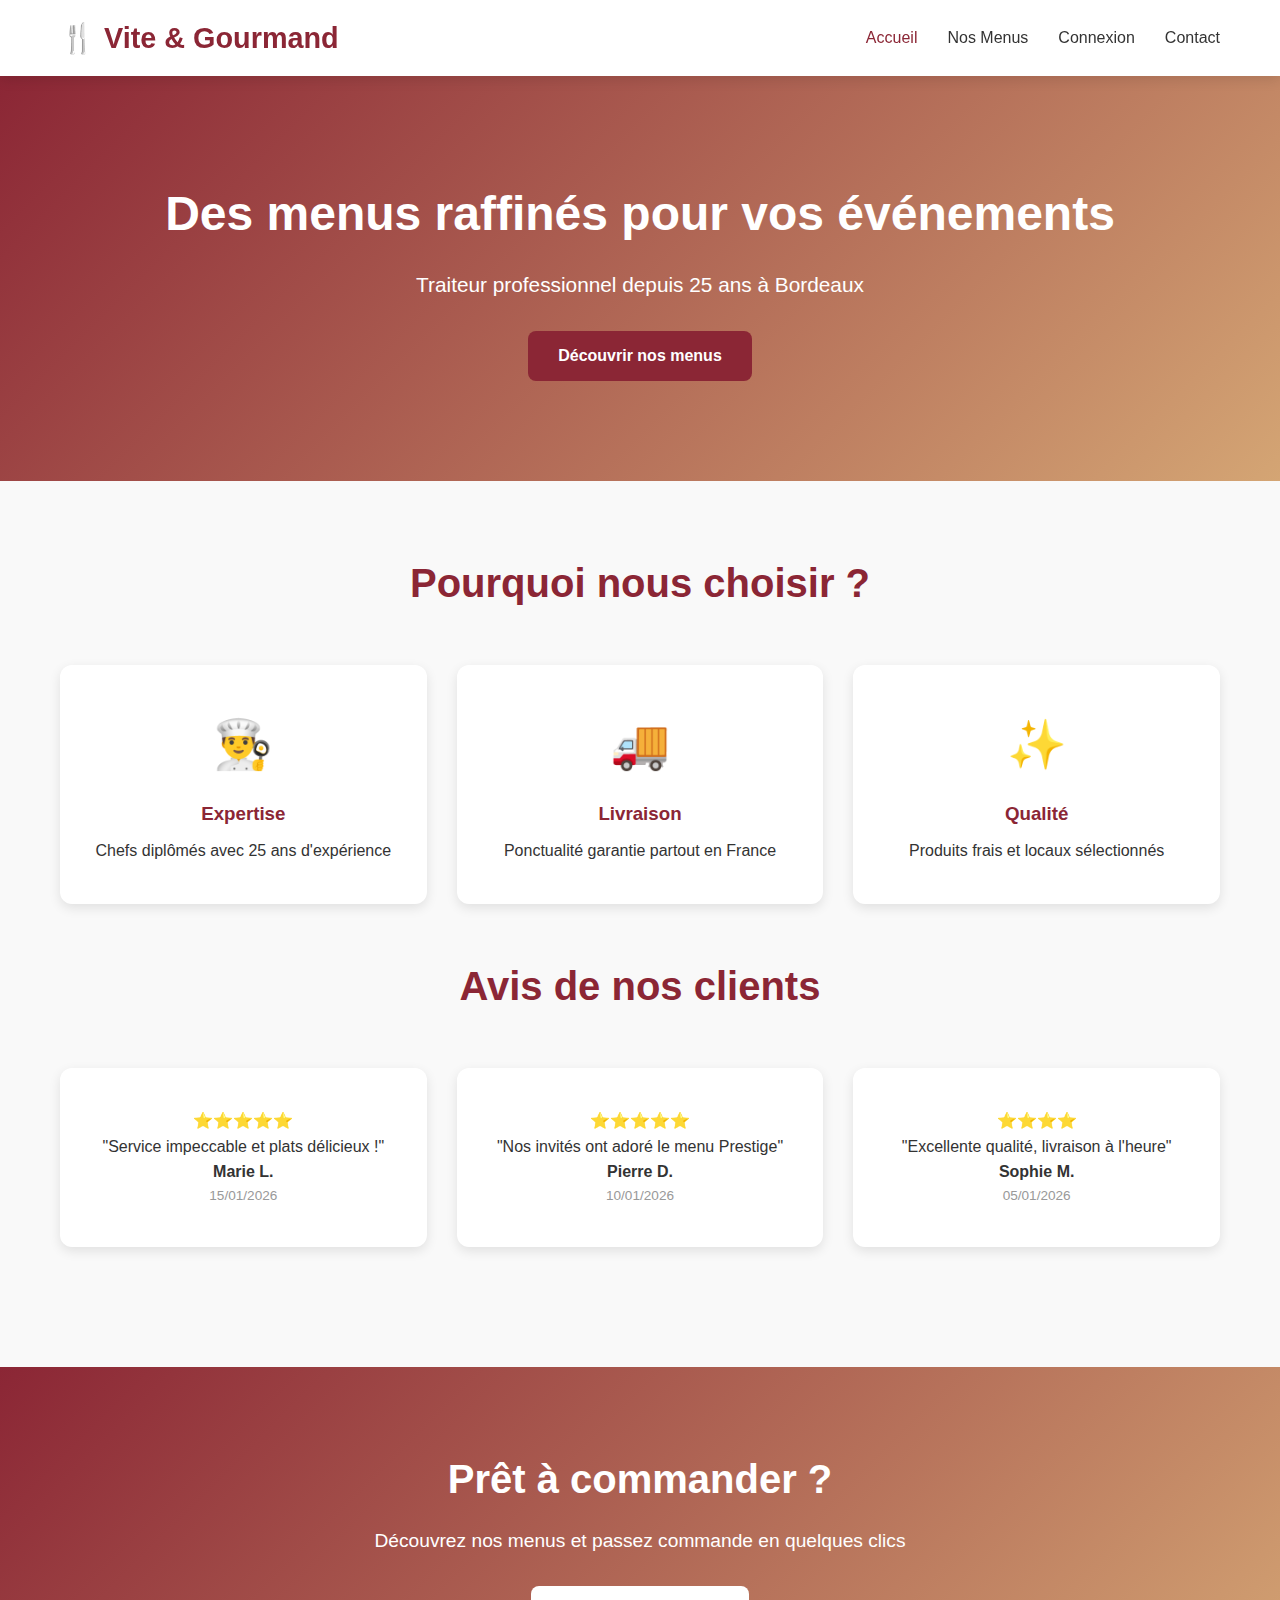
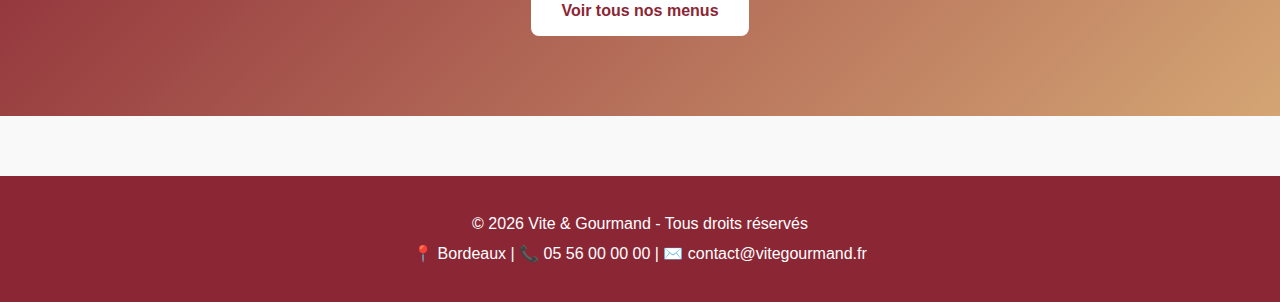
<file: public/index.html>
<!DOCTYPE html>
<html lang="fr">
<head>
    <meta charset="UTF-8">
    <meta name="viewport" content="width=device-width, initial-scale=1.0">
    <title>Vite & Gourmand - Traiteur Professionnel</title>
    <link rel="stylesheet" href="style.css">
</head>
<body>
    <!-- Header avec Navigation -->
    <header>
        <nav class="navbar">
            <div class="logo">
                <h1>🍴 Vite & Gourmand</h1>
            </div>
            <ul id="menuLiens">
                <li><a href="index.html" class="actif">Accueil</a></li>
                <li><a href="nos-menus.html">Nos Menus</a></li>
                <li><a href="login.html">Connexion</a></li>
                <li><a href="contact.html">Contact</a></li>
            </ul>
            <div class="hamburger" onclick="toggleMenu()">
                <span></span>
                <span></span>
                <span></span>
            </div>
        </nav>
    </header>

    <!-- Hero Section -->
    <section class="hero">
        <div class="hero-content">
            <h2>Des menus raffinés pour vos événements</h2>
            <p>Traiteur professionnel depuis 25 ans à Bordeaux</p>
            <a href="nos-menus.html" class="btn btn-principal">Découvrir nos menus</a>
        </div>
    </section>

    <!-- Avantages -->
    <div class="container">
        <h2 class="titre-section">Pourquoi nous choisir ?</h2>
        <div class="avantages">
            <div class="carte-avantage">
                <div class="icone">👨‍🍳</div>
                <h3>Expertise</h3>
                <p>Chefs diplômés avec 25 ans d'expérience</p>
            </div>
            <div class="carte-avantage">
                <div class="icone">🚚</div>
                <h3>Livraison</h3>
                <p>Ponctualité garantie partout en France</p>
            </div>
            <div class="carte-avantage">
                <div class="icone">✨</div>
                <h3>Qualité</h3>
                <p>Produits frais et locaux sélectionnés</p>
            </div>
        </div>

        <!-- Avis Clients -->
        <h2 class="titre-section">Avis de nos clients</h2>
        <div id="avisClients" class="avantages"></div>
    </div>

    <!-- CTA -->
    <section class="cta-section">
        <h2>Prêt à commander ?</h2>
        <p>Découvrez nos menus et passez commande en quelques clics</p>
        <a href="nos-menus.html" class="btn">Voir tous nos menus</a>
    </section>

    <!-- Footer -->
    <footer>
        <p>&copy; 2026 Vite & Gourmand - Tous droits réservés</p>
        <p>📍 Bordeaux | 📞 05 56 00 00 00 | ✉️ contact@vitegourmand.fr</p>
    </footer>

    <script src="donnees.js"></script>
    <script src="script.js"></script>
</body>
</html>
</file>
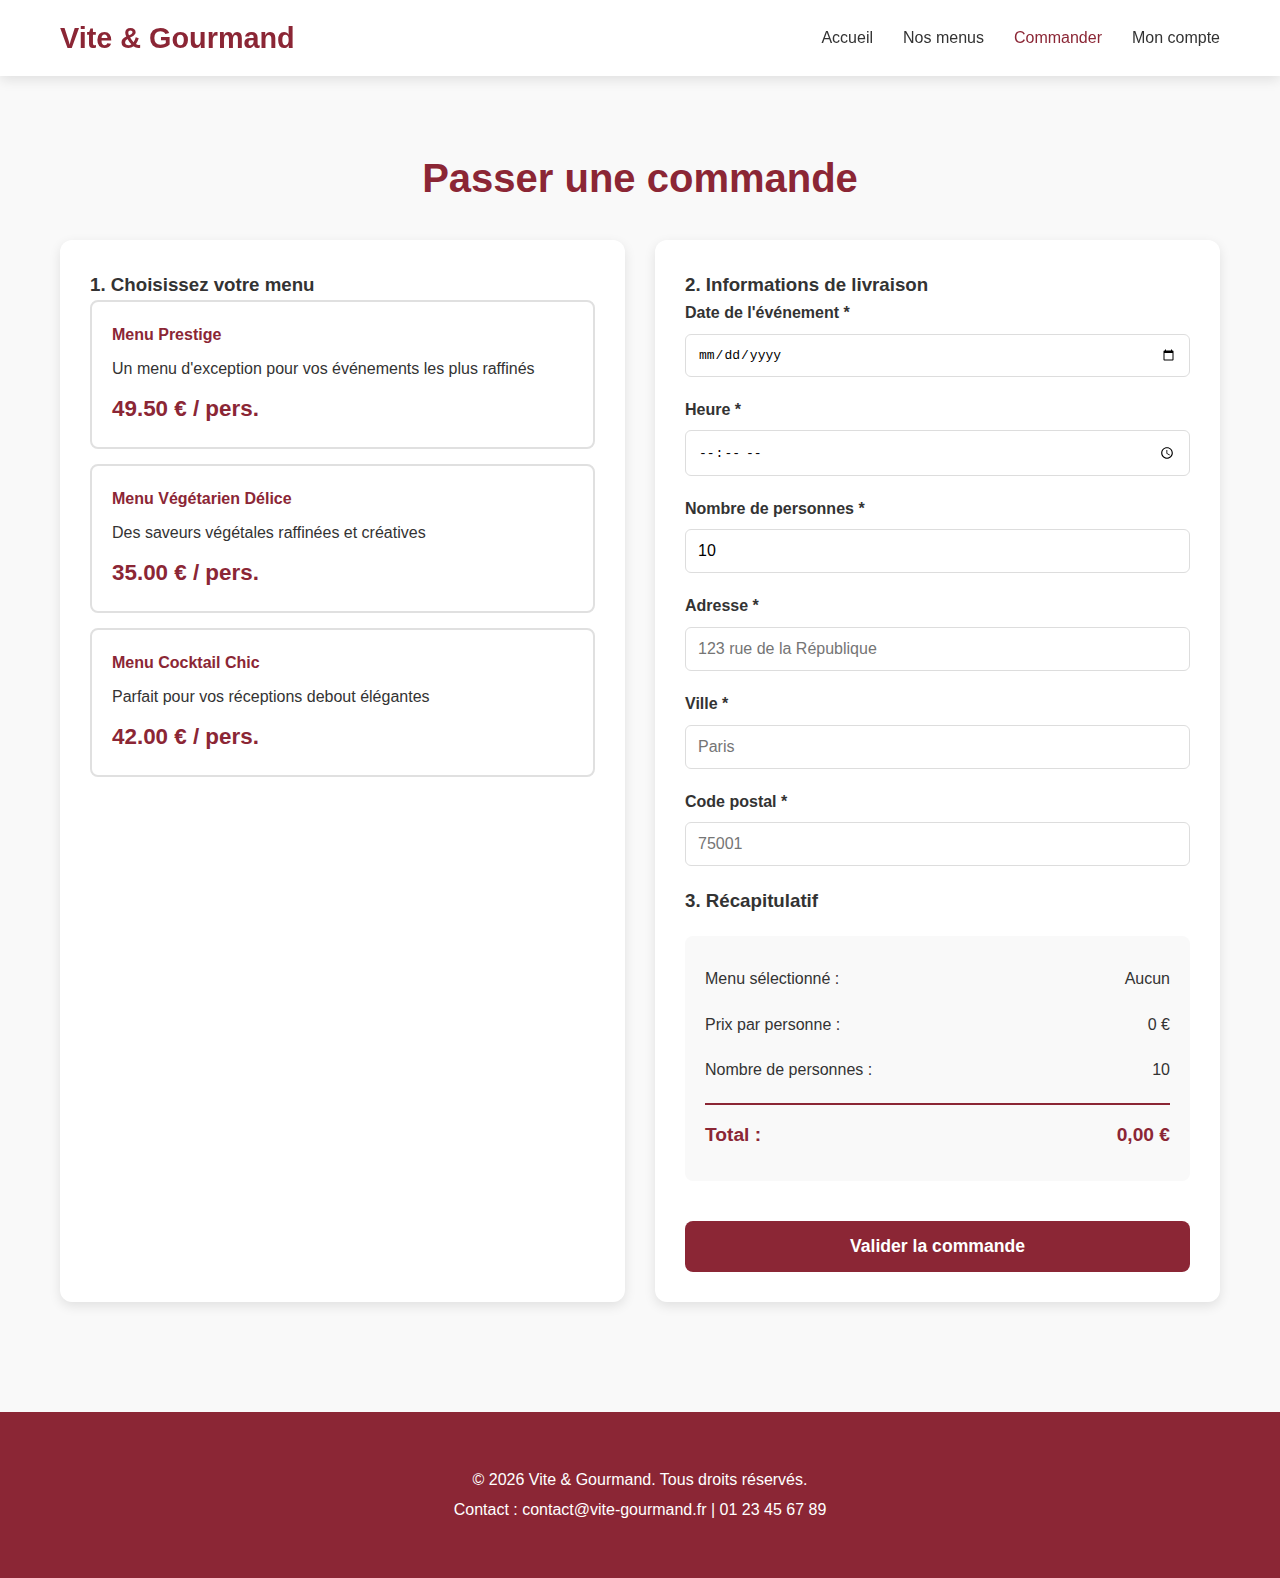
<file: public/commander.html>
<!DOCTYPE html>
<html lang="fr">
<head>
  <meta charset="UTF-8">
  <meta name="viewport" content="width=device-width, initial-scale=1.0">
  <title>Commander - Vite & Gourmand</title>
  <link rel="stylesheet" href="style.css">
</head>
<body>
  <header>
    <nav class="navbar">
      <div class="logo">
        <h1>Vite & Gourmand</h1>
      </div>
      <ul id="menuLiens">
        <li><a href="index.html" class="lien">Accueil</a></li>
        <li><a href="nos-menus.html" class="lien">Nos menus</a></li>
        <li><a href="commander.html" class="lien actif">Commander</a></li>
        <li><a href="compte.html" class="lien">Mon compte</a></li>
      </ul>
      <div class="hamburger" onclick="toggleMenu()">
        <span></span>
        <span></span>
        <span></span>
      </div>
    </nav>
  </header>

  <main class="container">
    <h2 class="titre-section">Passer une commande</h2>

    <div class="contenu-commande">
      <!-- Colonne gauche : Sélection du menu -->
      <div class="selection-menu">
        <h3>1. Choisissez votre menu</h3>
        <div id="selectionMenus" class="liste-selection-menus">
          <!-- Menus chargés via JS -->
        </div>
      </div>

      <!-- Colonne droite : Formulaire et récapitulatif -->
      <div class="formulaire-commande">
        <form id="formulaireCommande" onsubmit="return validerCommande()">
          <h3>2. Informations de livraison</h3>
          
          <div class="champ">
            <label for="date">Date de l'événement *</label>
            <input type="date" id="date" name="date" required>
          </div>

          <div class="champ">
            <label for="heure">Heure *</label>
            <input type="time" id="heure" name="heure" required>
          </div>

          <div class="champ">
            <label for="personnes">Nombre de personnes *</label>
            <input type="number" id="personnes" name="personnes" min="10" value="10" required>
          </div>

          <div class="champ">
            <label for="adresse">Adresse *</label>
            <input type="text" id="adresse" name="adresse" placeholder="123 rue de la République" required>
          </div>

          <div class="champ">
            <label for="ville">Ville *</label>
            <input type="text" id="ville" name="ville" placeholder="Paris" required>
          </div>

          <div class="champ">
            <label for="codePostal">Code postal *</label>
            <input type="text" id="codePostal" name="codePostal" placeholder="75001" required>
          </div>

          <h3>3. Récapitulatif</h3>
          <div class="recapitulatif">
            <div class="ligne-recap">
              <span>Menu sélectionné :</span>
              <span id="recapMenu">Aucun</span>
            </div>
            <div class="ligne-recap">
              <span>Prix par personne :</span>
              <span id="recapPrixUnitaire">0 €</span>
            </div>
            <div class="ligne-recap">
              <span>Nombre de personnes :</span>
              <span id="recapPersonnes">10</span>
            </div>
            <div class="ligne-recap total">
              <span>Total :</span>
              <span id="recapTotal">0,00 €</span>
            </div>
          </div>

          <button type="submit" class="btn btn-principal btn-large">Valider la commande</button>
        </form>
      </div>
    </div>
  </main>

  <footer>
    <div class="container">
      <p>&copy; 2026 Vite & Gourmand. Tous droits réservés.</p>
      <p>Contact : contact@vite-gourmand.fr | 01 23 45 67 89</p>
    </div>
  </footer>

  <script>
    function toggleMenu() {
      const menuLiens = document.getElementById('menuLiens');
      menuLiens.classList.toggle('active');
    }
  </script>
  <script src="donnees.js"></script>
  <script src="commander.js"></script>
</body>
</html>
</file>
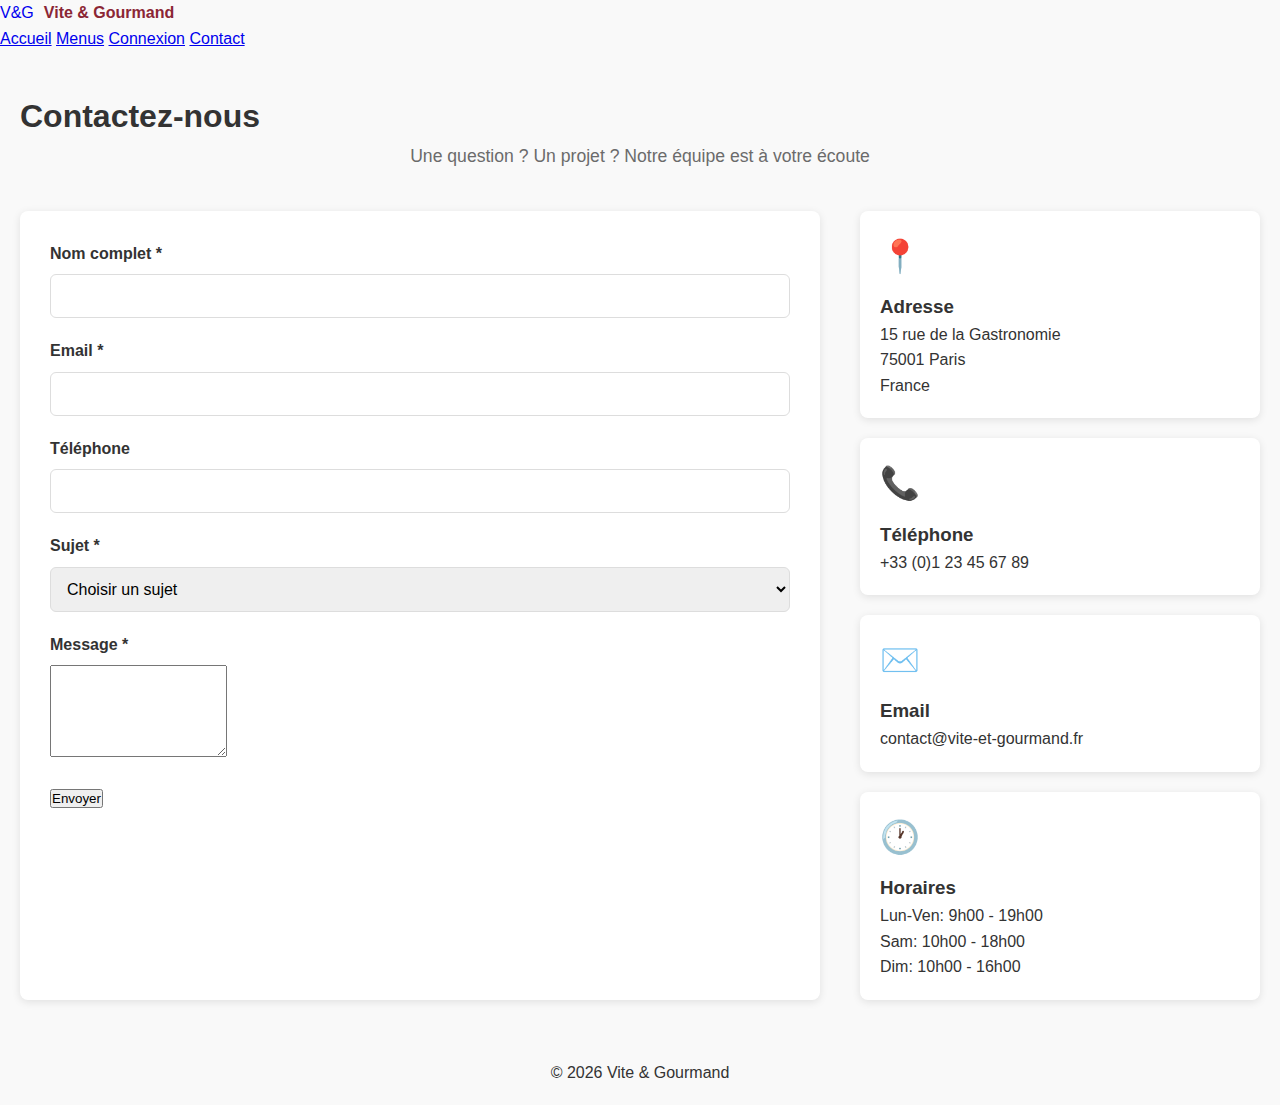
<file: public/contact.html>
<!DOCTYPE html>
<html>
<head>
  <meta charset="utf-8">
  <title>Contact</title>
  <link rel="stylesheet" href="style.css">
</head>
<body>
  <div class="menu-top">
    <div class="conteneur">
      <a href="index.html" style="text-decoration: none;">
        <div style="display: flex; align-items: center;">
          <div class="rond-logo">V&G</div>
          <span style="color: #8b2635; font-weight: bold; margin-left: 10px;">Vite & Gourmand</span>
        </div>
      </a>
      <div class="menu-liens">
        <a href="index.html" class="lien">Accueil</a>
        <a href="menus.html" class="lien">Menus</a>
        <a href="login.html" class="lien">Connexion</a>
        <a href="contact.html" class="lien actif">Contact</a>
      </div>
    </div>
  </div>

  <div style="padding: 40px 20px;">
    <div class="conteneur">
      <h1>Contactez-nous</h1>
      <p style="font-size: 1.1em; color: #6b6b6b; text-align: center;">Une question ? Un projet ? Notre équipe est à votre écoute</p>
      
      <div style="display: grid; grid-template-columns: 2fr 1fr; gap: 40px; margin-top: 40px;">
        
        <!-- formulaire -->
        <div style="background: white; padding: 30px; border-radius: 8px; box-shadow: 0 2px 8px rgba(0,0,0,0.1);">
          <form id="formContact" onsubmit="return envoyerContact()">
            <div class="champ">
              <label>Nom complet *</label>
              <input type="text" required>
            </div>
            <div class="champ">
              <label>Email *</label>
              <input type="email" id="emailContact" required>
            </div>
            <div class="champ">
              <label>Téléphone</label>
              <input type="tel">
            </div>
            <div class="champ">
              <label>Sujet *</label>
              <select required>
                <option value="">Choisir un sujet</option>
                <option value="devis">Demande de devis</option>
                <option value="info">Demande d'information</option>
                <option value="autre">Autre</option>
              </select>
            </div>
            <div class="champ">
              <label>Message *</label>
              <textarea rows="6" required></textarea>
            </div>
            <button type="submit" class="bouton-primaire">Envoyer</button>
          </form>
          
          <!-- message succes -->
          <div id="msgSucces" style="display: none; text-align: center; padding: 40px;">
            <div style="width: 80px; height: 80px; background: #2d7a3e; color: white; border-radius: 50%; display: flex; align-items: center; justify-content: center; font-size: 3em; margin: 0 auto 20px;">✓</div>
            <h3>Message envoyé !</h3>
            <p>Merci de nous avoir contactés. Notre équipe vous répondra dans les plus brefs délais.</p>
          </div>
        </div>

        <!-- infos contact -->
        <div>
          <div style="background: white; padding: 20px; border-radius: 8px; box-shadow: 0 2px 8px rgba(0,0,0,0.1); margin-bottom: 20px;">
            <div style="font-size: 2em; margin-bottom: 10px;">📍</div>
            <h3>Adresse</h3>
            <p style="margin: 0;">15 rue de la Gastronomie<br>75001 Paris<br>France</p>
          </div>
          
          <div style="background: white; padding: 20px; border-radius: 8px; box-shadow: 0 2px 8px rgba(0,0,0,0.1); margin-bottom: 20px;">
            <div style="font-size: 2em; margin-bottom: 10px;">📞</div>
            <h3>Téléphone</h3>
            <p style="margin: 0;">+33 (0)1 23 45 67 89</p>
          </div>
          
          <div style="background: white; padding: 20px; border-radius: 8px; box-shadow: 0 2px 8px rgba(0,0,0,0.1); margin-bottom: 20px;">
            <div style="font-size: 2em; margin-bottom: 10px;">✉️</div>
            <h3>Email</h3>
            <p style="margin: 0;">contact@vite-et-gourmand.fr</p>
          </div>
          
          <div style="background: white; padding: 20px; border-radius: 8px; box-shadow: 0 2px 8px rgba(0,0,0,0.1);">
            <div style="font-size: 2em; margin-bottom: 10px;">🕐</div>
            <h3>Horaires</h3>
            <p style="margin: 0;">Lun-Ven: 9h00 - 19h00<br>Sam: 10h00 - 18h00<br>Dim: 10h00 - 16h00</p>
          </div>
        </div>
        
      </div>
    </div>
  </div>

  <div class="footer">
    <div class="conteneur">
      <div style="text-align: center; padding: 20px;">© 2026 Vite & Gourmand</div>
    </div>
  </div>

  <script>
    function envoyerContact() {
      var form = document.getElementById('formContact');
      var msg = document.getElementById('msgSucces');
      
      // cacher formulaire et afficher message
      form.style.display = 'none';
      msg.style.display = 'block';
      
      return false; // empecher envoi
    }
  </script>
</body>
</html>
</file>
<file: public/style.css>
/* Reset et variables */
* {
  margin: 0;
  padding: 0;
  box-sizing: border-box;
}

:root {
  --couleur-principale: #8b2635;
  --couleur-secondaire: #d4a574;
  --couleur-texte: #333;
  --couleur-fond: #f9f9f9;
  --ombre: 0 4px 12px rgba(0, 0, 0, 0.1);
}

body {
  font-family: 'Segoe UI', Tahoma, Geneva, Verdana, sans-serif;
  color: var(--couleur-texte);
  background: var(--couleur-fond);
  line-height: 1.6;
}

.container {
  max-width: 1200px;
  margin: 0 auto;
  padding: 20px;
}

/* Header et Navigation */
header {
  background: white;
  box-shadow: var(--ombre);
  position: sticky;
  top: 0;
  z-index: 1000;
}

.navbar {
  max-width: 1200px;
  margin: 0 auto;
  display: flex;
  justify-content: space-between;
  align-items: center;
  padding: 15px 20px;
}

.logo h1 {
  color: var(--couleur-principale);
  font-size: 1.8em;
}

#menuLiens {
  display: flex;
  list-style: none;
  gap: 30px;
}

#menuLiens li a {
  text-decoration: none;
  color: var(--couleur-texte);
  font-weight: 500;
  transition: color 0.3s;
}

#menuLiens li a:hover,
#menuLiens li a.actif {
  color: var(--couleur-principale);
}

.hamburger {
  display: none;
  flex-direction: column;
  cursor: pointer;
  gap: 5px;
}

.hamburger span {
  width: 25px;
  height: 3px;
  background: var(--couleur-principale);
  border-radius: 3px;
}

/* Hero Section */
.hero {
  background: linear-gradient(135deg, var(--couleur-principale), var(--couleur-secondaire));
  color: white;
  text-align: center;
  padding: 100px 20px;
}

.hero-content h2 {
  font-size: 3em;
  margin-bottom: 15px;
}

.hero-content p {
  font-size: 1.3em;
  margin-bottom: 30px;
}

/* Boutons */
.btn {
  display: inline-block;
  padding: 12px 30px;
  text-decoration: none;
  border-radius: 8px;
  font-weight: 600;
  transition: all 0.3s;
  border: none;
  cursor: pointer;
  font-size: 1em;
}

.btn-principal {
  background: var(--couleur-principale);
  color: white;
}

.btn-principal:hover {
  background: #6d1d28;
  transform: translateY(-2px);
}

.btn-secondaire {
  background: white;
  color: var(--couleur-principale);
  border: 2px solid var(--couleur-principale);
}

.btn-secondaire:hover {
  background: var(--couleur-principale);
  color: white;
}

.btn-large {
  width: 100%;
  padding: 15px;
  font-size: 1.1em;
  margin-top: 20px;
}

/* Sections */
.titre-section {
  text-align: center;
  font-size: 2.5em;
  margin: 50px 0 20px;
  color: var(--couleur-principale);
}

.sous-titre {
  text-align: center;
  color: #666;
  margin-bottom: 40px;
}

/* Avantages */
.avantages {
  display: grid;
  grid-template-columns: repeat(auto-fit, minmax(280px, 1fr));
  gap: 30px;
  margin: 50px 0;
}

.carte-avantage {
  background: white;
  padding: 40px 30px;
  border-radius: 12px;
  box-shadow: var(--ombre);
  text-align: center;
  transition: transform 0.3s;
}

.carte-avantage:hover {
  transform: translateY(-5px);
}

.carte-avantage .icone {
  font-size: 3em;
  margin-bottom: 15px;
}

.carte-avantage h3 {
  color: var(--couleur-principale);
  margin-bottom: 10px;
}

/* CTA Section */
.cta-section {
  background: linear-gradient(135deg, var(--couleur-principale), var(--couleur-secondaire));
  color: white;
  text-align: center;
  padding: 80px 20px;
  margin: 50px 0;
}

.cta-section h2 {
  font-size: 2.5em;
  margin-bottom: 15px;
}

.cta-section p {
  font-size: 1.2em;
  margin-bottom: 30px;
}

.cta-section .btn {
  background: white;
  color: var(--couleur-principale);
}

/* Filtres */
.filtres {
  display: flex;
  justify-content: center;
  gap: 15px;
  margin: 30px 0;
  flex-wrap: wrap;
}

.filtre {
  padding: 10px 25px;
  border: 2px solid var(--couleur-principale);
  background: white;
  color: var(--couleur-principale);
  border-radius: 25px;
  cursor: pointer;
  font-weight: 600;
  transition: all 0.3s;
}

.filtre:hover,
.filtre.actif {
  background: var(--couleur-principale);
  color: white;
}

/* Grille de menus */
.grille-menus {
  display: grid;
  grid-template-columns: repeat(auto-fill, minmax(320px, 1fr));
  gap: 30px;
  margin: 40px 0;
}

.carte-menu {
  background: white;
  border-radius: 12px;
  overflow: hidden;
  box-shadow: var(--ombre);
  transition: transform 0.3s;
}

.carte-menu:hover {
  transform: translateY(-5px);
}

.carte-menu .image-menu {
  width: 100%;
  height: 220px;
  object-fit: cover;
}

.carte-menu .contenu-carte {
  padding: 25px;
}

.carte-menu h3 {
  color: var(--couleur-principale);
  margin-bottom: 10px;
  font-size: 1.5em;
}

.carte-menu .tags {
  display: flex;
  gap: 8px;
  margin: 12px 0;
  flex-wrap: wrap;
}

.tag {
  padding: 4px 12px;
  background: #f0f0f0;
  border-radius: 15px;
  font-size: 0.85em;
  color: #666;
}

.carte-menu .description {
  color: #666;
  margin: 15px 0;
  line-height: 1.6;
}

.carte-menu .plats {
  margin: 15px 0;
}

.carte-menu .plats strong {
  color: var(--couleur-principale);
}

.carte-menu .plats ul {
  list-style: none;
  padding: 0;
  margin-top: 8px;
}

.carte-menu .plats li {
  padding: 4px 0 4px 20px;
  position: relative;
}

.carte-menu .plats li:before {
  content: "✓";
  position: absolute;
  left: 0;
  color: var(--couleur-secondaire);
  font-weight: bold;
}

.carte-menu .pied-carte {
  display: flex;
  justify-content: space-between;
  align-items: center;
  margin-top: 20px;
  padding-top: 20px;
  border-top: 1px solid #eee;
}

.carte-menu .prix {
  font-size: 1.8em;
  font-weight: bold;
  color: var(--couleur-principale);
}

.carte-menu .prix-info {
  font-size: 0.75em;
  color: #999;
}

/* Page Commander */
.contenu-commande {
  display: grid;
  grid-template-columns: 1fr 1fr;
  gap: 30px;
  margin: 30px 0;
}

.selection-menu,
.formulaire-commande {
  background: white;
  padding: 30px;
  border-radius: 12px;
  box-shadow: var(--ombre);
}

.liste-selection-menus {
  display: flex;
  flex-direction: column;
  gap: 15px;
}

.menu-option {
  border: 2px solid #e0e0e0;
  border-radius: 8px;
  padding: 20px;
  cursor: pointer;
  transition: all 0.3s;
}

.menu-option:hover {
  border-color: var(--couleur-secondaire);
}

.menu-option.selectionne {
  border-color: var(--couleur-principale);
  background: #fff5f5;
}

.menu-option h4 {
  color: var(--couleur-principale);
  margin-bottom: 8px;
}

.menu-option .prix-menu {
  font-size: 1.4em;
  font-weight: bold;
  color: var(--couleur-principale);
  margin-top: 10px;
}

/* Formulaire */
.champ {
  margin-bottom: 20px;
}

.champ label {
  display: block;
  margin-bottom: 8px;
  font-weight: 600;
  color: var(--couleur-texte);
}

.champ input,
.champ select {
  width: 100%;
  padding: 12px;
  border: 1px solid #ddd;
  border-radius: 6px;
  font-size: 1em;
}

.champ input:focus,
.champ select:focus {
  outline: none;
  border-color: var(--couleur-principale);
}

/* Récapitulatif */
.recapitulatif {
  background: #f9f9f9;
  padding: 20px;
  border-radius: 8px;
  margin: 20px 0;
}

.ligne-recap {
  display: flex;
  justify-content: space-between;
  padding: 10px 0;
}

.ligne-recap.total {
  border-top: 2px solid var(--couleur-principale);
  margin-top: 10px;
  padding-top: 15px;
  font-weight: bold;
  font-size: 1.2em;
  color: var(--couleur-principale);
}

/* Page Compte */
.infos-compte {
  background: white;
  border-radius: 12px;
  padding: 30px;
  box-shadow: var(--ombre);
  margin-bottom: 30px;
  text-align: center;
}

.profil .avatar {
  width: 80px;
  height: 80px;
  background: linear-gradient(135deg, var(--couleur-principale), var(--couleur-secondaire));
  border-radius: 50%;
  margin: 0 auto 20px;
  display: flex;
  align-items: center;
  justify-content: center;
  font-weight: bold;
  font-size: 1.4em;
  color: white;
}

.profil h2 {
  margin: 0 0 10px;
  font-size: 1.6em;
}

.profil p {
  margin: 8px 0;
  color: #6b6b6b;
}

.stats {
  display: flex;
  justify-content: space-around;
  margin: 30px 0;
  padding: 20px 0;
  border-top: 1px solid #e0e0e0;
  border-bottom: 1px solid #e0e0e0;
}

.stat {
  text-align: center;
}

.stat .nombre {
  font-size: 2.2em;
  font-weight: bold;
  color: var(--couleur-principale);
  margin-bottom: 5px;
}

.stat .label {
  color: #6b6b6b;
  font-size: 0.9em;
}

.actions {
  display: flex;
  gap: 15px;
  justify-content: center;
  flex-wrap: wrap;
}

.liste-commandes {
  background: white;
  border-radius: 12px;
  padding: 30px;
  box-shadow: var(--ombre);
}

.liste-commandes h2 {
  margin-top: 0;
}

#compteCommandes {
  color: #6b6b6b;
  margin-bottom: 25px;
}

.commande {
  border: 1px solid #e0e0e0;
  border-radius: 8px;
  padding: 25px;
  margin-bottom: 20px;
}

.commande.confirmee .statut {
  background: #e8f5e9;
  color: #2e7d32;
}

.commande.en-attente .statut {
  background: #fff3e0;
  color: #ff9800;
}

.commande.livree .statut {
  background: #e3f2fd;
  color: #1976d2;
}

.en-tete-commande {
  display: flex;
  justify-content: space-between;
  align-items: flex-start;
  margin-bottom: 20px;
}

.en-tete-commande h3 {
  margin: 0 0 5px;
}

.numero {
  color: #666;
  font-size: 0.9em;
}

.droite {
  text-align: right;
}

.droite .prix {
  font-size: 1.8em;
  font-weight: bold;
  color: var(--couleur-principale);
  margin-bottom: 8px;
}

.statut {
  padding: 6px 12px;
  border-radius: 20px;
  font-size: 0.8em;
  font-weight: 500;
  display: inline-block;
}

.details-commande {
  display: grid;
  grid-template-columns: repeat(auto-fit, minmax(200px, 1fr));
  gap: 15px;
  margin-bottom: 20px;
}

.detail {
  display: flex;
  align-items: flex-start;
  gap: 12px;
}

.icone {
  font-size: 1.4em;
  margin-top: 2px;
}

.actions-commande {
  display: flex;
  gap: 10px;
  padding-top: 20px;
  border-top: 1px solid #e0e0e0;
}

.btn-modifier,
.btn-annuler {
  flex: 1;
  padding: 10px 20px;
  border: 1px solid #ddd;
  background: white;
  border-radius: 6px;
  cursor: pointer;
  font-size: 0.9em;
  transition: all 0.3s;
}

.btn-modifier:hover {
  background: #f5f5f5;
}

.btn-annuler {
  color: #d32f2f;
  border-color: #ffcdd2;
}

.btn-annuler:hover {
  background: #ffebee;
}

/* Footer */
footer {
  background: var(--couleur-principale);
  color: white;
  text-align: center;
  padding: 30px 20px;
  margin-top: 60px;
}

footer p {
  margin: 5px 0;
}

/* Responsive */
@media (max-width: 768px) {
  .hamburger {
    display: flex;
  }

  #menuLiens {
    position: absolute;
    top: 70px;
    left: 0;
    right: 0;
    background: white;
    flex-direction: column;
    gap: 0;
    padding: 0;
    box-shadow: var(--ombre);
    max-height: 0;
    overflow: hidden;
    transition: max-height 0.3s;
  }

  #menuLiens.active {
    max-height: 300px;
  }

  #menuLiens li {
    border-bottom: 1px solid #eee;
  }

  #menuLiens li a {
    display: block;
    padding: 15px 20px;
  }

  .hero-content h2 {
    font-size: 2em;
  }

  .contenu-commande {
    grid-template-columns: 1fr;
  }

  .grille-menus {
    grid-template-columns: 1fr;
  }

  .stats {
    flex-direction: column;
    gap: 20px;
  }

  .actions {
    flex-direction: column;
  }
}
</file>
